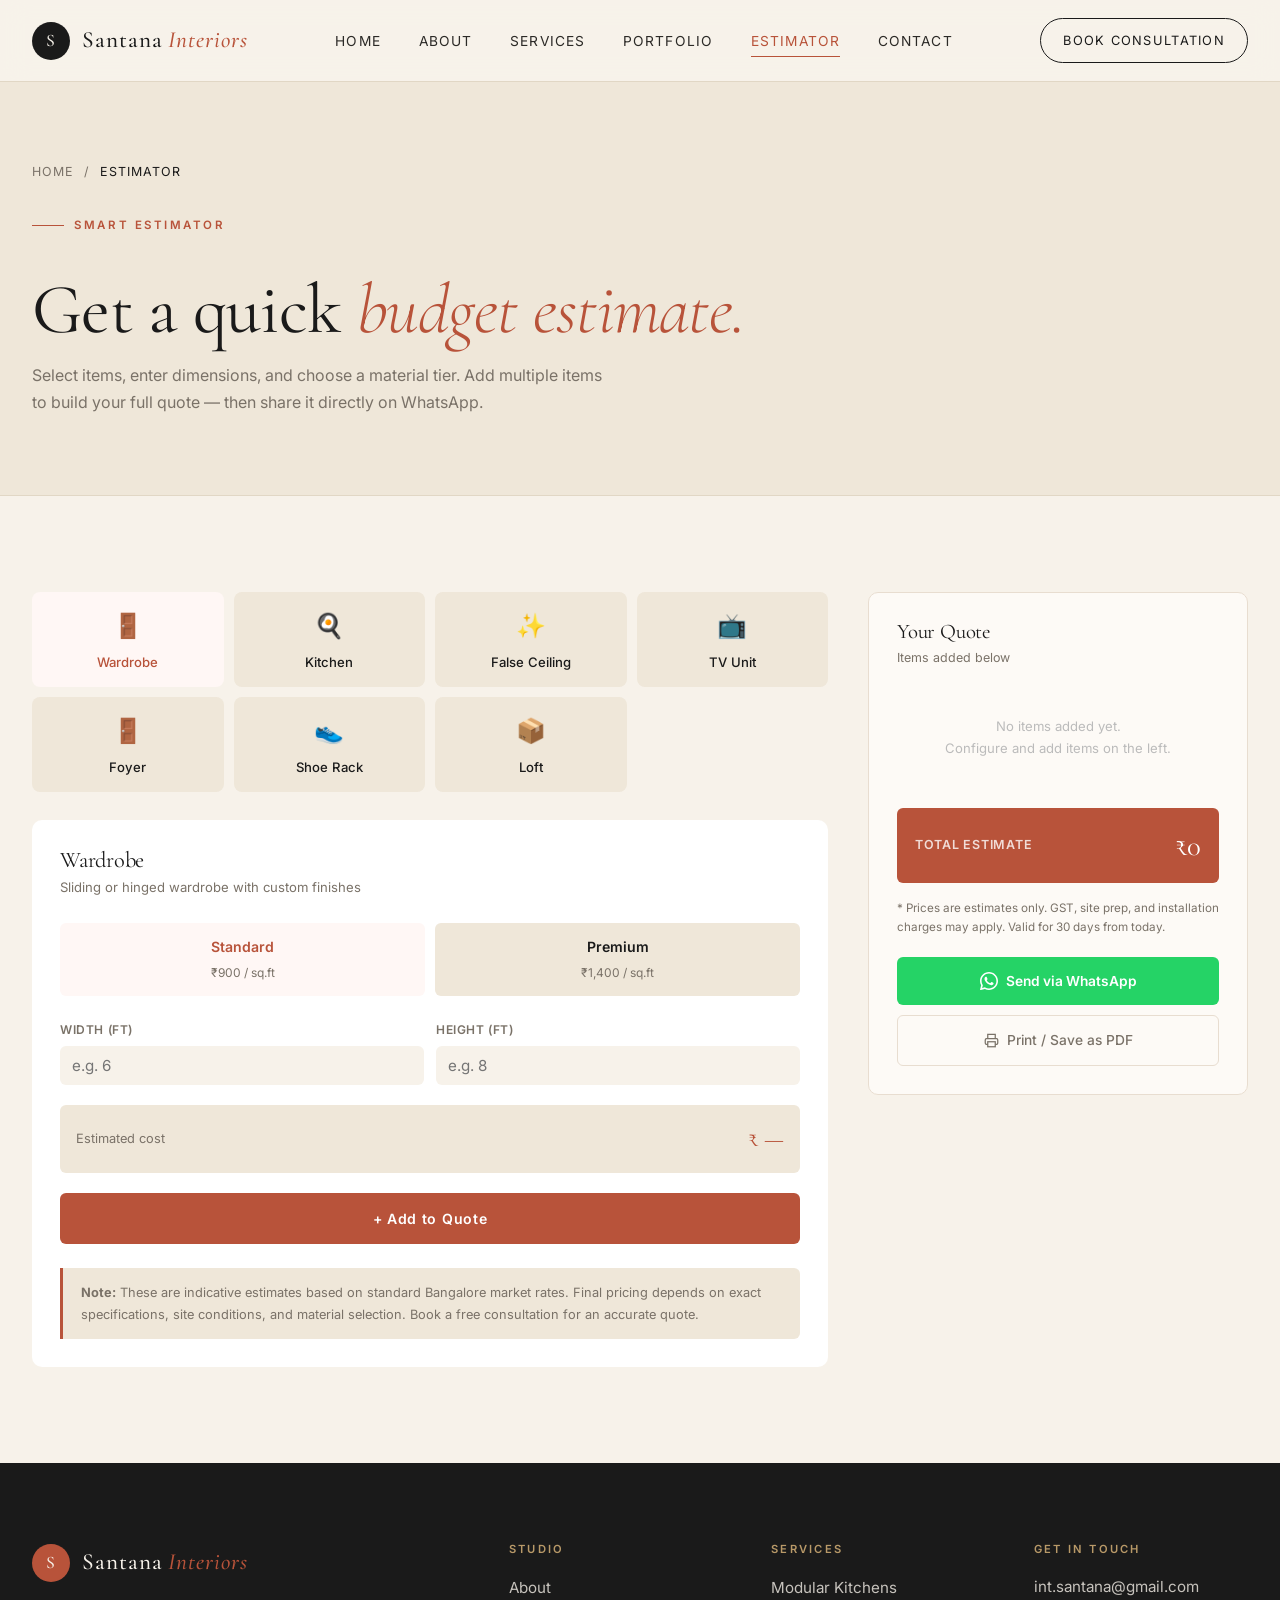
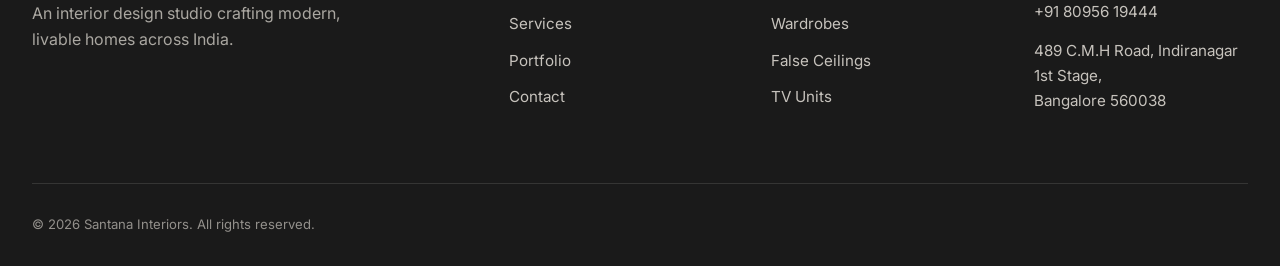
<file: estimator.html>
<!DOCTYPE html>
<html lang="en">
<head>
  <meta charset="UTF-8" />
  <meta name="viewport" content="width=device-width, initial-scale=1.0" />
  <title>Estimator — Santana Interiors</title>
  <meta name="description" content="Get a quick budget estimate for your modular kitchen, wardrobe, false ceiling and more." />
  <link rel="preconnect" href="https://fonts.googleapis.com" />
  <link rel="preconnect" href="https://fonts.gstatic.com" crossorigin />
  <link href="https://fonts.googleapis.com/css2?family=Cormorant+Garamond:ital,wght@0,300;0,400;0,500;1,300;1,400&family=Inter:wght@300;400;500;600&display=swap" rel="stylesheet" />
  <link rel="stylesheet" href="styles.css" />
  <style>
    /* ── ESTIMATOR STYLES ── */
    .estimator-grid {
      display: grid;
      grid-template-columns: 1fr 380px;
      gap: 40px;
      align-items: start;
    }

    /* Item selector */
    .item-tabs {
      display: grid;
      grid-template-columns: repeat(4, 1fr);
      gap: 10px;
      margin-bottom: 28px;
    }
    .item-tab {
      background: var(--cream-deep);
      border: 1.5px solid var(--rule);
      border-radius: 8px;
      padding: 14px 10px;
      text-align: center;
      cursor: pointer;
      transition: border-color .18s, background .18s;
      font-family: var(--font-body);
      font-size: .82rem;
      font-weight: 500;
      color: var(--ink);
    }
    .item-tab .icon { font-size: 1.5rem; display: block; margin-bottom: 6px; }
    .item-tab:hover { border-color: var(--terracotta); }
    .item-tab.active { border-color: var(--terracotta); background: #fff7f5; color: var(--terracotta); }

    /* Form panel */
    .form-panel {
      background: #fff;
      border: 1px solid var(--rule);
      border-radius: 10px;
      padding: 28px;
    }
    .form-panel h3 {
      font-family: var(--font-display);
      font-size: 1.4rem;
      font-weight: 400;
      margin-bottom: 4px;
    }
    .form-panel .sub {
      font-size: .82rem;
      color: var(--muted);
      margin-bottom: 24px;
    }

    .material-toggle {
      display: grid;
      grid-template-columns: 1fr 1fr;
      gap: 10px;
      margin-bottom: 24px;
    }
    .mat-btn {
      border: 1.5px solid var(--rule);
      border-radius: 6px;
      padding: 12px 16px;
      cursor: pointer;
      text-align: center;
      transition: all .18s;
      background: var(--cream-deep);
    }
    .mat-btn .mat-name { font-size: .88rem; font-weight: 600; color: var(--ink); display: block; }
    .mat-btn .mat-range { font-size: .75rem; color: var(--muted); }
    .mat-btn:hover { border-color: var(--terracotta); }
    .mat-btn.active { border-color: var(--terracotta); background: #fff7f5; }
    .mat-btn.active .mat-name { color: var(--terracotta); }

    .dim-row {
      display: grid;
      gap: 12px;
      margin-bottom: 20px;
    }
    .dim-row.two { grid-template-columns: 1fr 1fr; }
    .dim-row.three { grid-template-columns: 1fr 1fr 1fr; }

    .dim-group label {
      display: block;
      font-size: .75rem;
      font-weight: 600;
      letter-spacing: .05em;
      text-transform: uppercase;
      color: var(--muted);
      margin-bottom: 6px;
    }
    .dim-group input {
      width: 100%;
      border: 1px solid var(--rule);
      border-radius: 6px;
      padding: 10px 12px;
      font-family: var(--font-body);
      font-size: .95rem;
      color: var(--ink);
      background: var(--cream);
      outline: none;
      transition: border-color .18s;
    }
    .dim-group input:focus { border-color: var(--terracotta); background: #fff; }

    .price-preview {
      background: var(--cream-deep);
      border-radius: 6px;
      padding: 14px 16px;
      margin-bottom: 20px;
      display: flex;
      justify-content: space-between;
      align-items: center;
    }
    .price-preview .label { font-size: .8rem; color: var(--muted); }
    .price-preview .amount { font-family: var(--font-display); font-size: 1.5rem; color: var(--terracotta); }

    .btn-add {
      width: 100%;
      padding: 14px;
      background: var(--terracotta);
      color: #fff;
      font-family: var(--font-body);
      font-size: .88rem;
      font-weight: 600;
      letter-spacing: .05em;
      border: none;
      border-radius: 6px;
      cursor: pointer;
      transition: background .18s;
    }
    .btn-add:hover { background: #c44a2a; }

    /* Quote summary */
    .quote-panel {
      position: sticky;
      top: 80px;
    }
    .quote-box {
      background: #FDFAF6;
      border: 1.5px solid #E8DDD0;
      border-radius: 10px;
      padding: 28px;
    }
    .quote-box h3 {
      font-family: var(--font-display);
      font-weight: 400;
      font-size: 1.3rem;
      color: var(--ink);
      margin-bottom: 4px;
    }
    .quote-box .sub { font-size: .78rem; color: var(--muted); margin-bottom: 20px; }

    .quote-items { min-height: 80px; margin-bottom: 20px; }
    .empty-state {
      text-align: center;
      padding: 28px 0;
      color: #bbb;
      font-size: .82rem;
    }
    .quote-item {
      display: flex;
      justify-content: space-between;
      align-items: flex-start;
      padding: 11px 0;
      border-bottom: 1px solid #EDE5DA;
      gap: 12px;
    }
    .qi-info .qi-name { font-size: .88rem; font-weight: 600; color: var(--ink); }
    .qi-info .qi-detail { font-size: .74rem; color: var(--muted); margin-top: 2px; }
    .qi-right { display: flex; align-items: center; gap: 10px; flex-shrink: 0; }
    .qi-price { font-size: .92rem; font-weight: 700; color: var(--terracotta); }
    .qi-remove {
      background: none; border: none; cursor: pointer;
      color: #ccc; font-size: 1rem; line-height: 1;
      padding: 2px 4px; transition: color .18s;
    }
    .qi-remove:hover { color: #e05c3a; }

    .quote-total {
      background: var(--terracotta);
      border-radius: 6px;
      padding: 14px 18px;
      display: flex;
      justify-content: space-between;
      align-items: center;
      margin-bottom: 16px;
    }
    .qt-label { font-size: .78rem; color: rgba(255,255,255,.8); text-transform: uppercase; letter-spacing: .06em; font-weight: 600; }
    .qt-amount { font-family: var(--font-display); font-size: 1.8rem; color: #fff; }

    .quote-note {
      font-size: .73rem;
      color: var(--muted);
      margin-bottom: 20px;
      line-height: 1.6;
    }

    .quote-actions { display: flex; flex-direction: column; gap: 10px; }
    .btn-wa {
      display: flex; align-items: center; justify-content: center; gap: 8px;
      padding: 13px;
      background: #25D366;
      color: #fff;
      font-family: var(--font-body);
      font-size: .86rem; font-weight: 600;
      border: none; border-radius: 6px; cursor: pointer; transition: background .18s;
      text-decoration: none;
    }
    .btn-wa:hover { background: #1ebe5a; }
    .btn-print {
      display: flex; align-items: center; justify-content: center; gap: 8px;
      padding: 13px;
      background: transparent;
      color: var(--muted);
      font-family: var(--font-body);
      font-size: .86rem; font-weight: 500;
      border: 1px solid #E8DDD0;
      border-radius: 6px; cursor: pointer; transition: border-color .18s, color .18s;
    }
    .btn-print:hover { border-color: rgba(255,255,255,.4); color: #fff; }

    /* Note box */
    .estimator-note {
      background: var(--cream-deep);
      border-left: 3px solid var(--terracotta);
      border-radius: 0 6px 6px 0;
      padding: 14px 18px;
      margin-top: 24px;
      font-size: .8rem;
      color: var(--muted);
      line-height: 1.7;
    }

    @media (max-width: 900px) {
      .estimator-grid { grid-template-columns: 1fr; }
      .quote-panel { position: static; }
      .item-tabs { grid-template-columns: repeat(4, 1fr); }
    }
    @media (max-width: 580px) {
      .item-tabs { grid-template-columns: repeat(2, 1fr); }
    }

    @media print {
      nav, .form-panel, .item-tabs, .estimator-note, .quote-actions, .site-footer { display: none !important; }
      .estimator-grid { grid-template-columns: 1fr; }
      .quote-box { color: #000; background: #fff; border: 1px solid #ccc; }
      .quote-box h3, .qi-name, .qt-amount, .qi-price { color: #000 !important; }
      .sub, .qi-detail, .qt-label, .quote-note { color: #666 !important; }
      .quote-total { background: #f5f5f5; }
    }
  </style>
</head>
<body>

  <!-- NAV -->
  <nav class="site-nav">
    <div class="nav-inner">
      <a href="index.html" class="brand">
        <span class="brand-mark">S</span>
        <span class="brand-name">Santana<span> Interiors</span></span>
      </a>
      <ul class="nav-links">
        <li><a href="index.html">Home</a></li>
        <li><a href="about.html">About</a></li>
        <li><a href="services.html">Services</a></li>
        <li><a href="portfolio.html">Portfolio</a></li>
        <li><a href="estimator.html" class="active">Estimator</a></li>
        <li><a href="contact.html">Contact</a></li>
      </ul>
      <a href="contact.html" class="nav-cta">Book Consultation</a>
      <button class="nav-toggle" aria-label="Menu"><span></span></button>
    </div>
    <div class="nav-mobile">
      <a href="index.html">Home</a>
      <a href="about.html">About</a>
      <a href="services.html">Services</a>
      <a href="portfolio.html">Portfolio</a>
      <a href="estimator.html">Estimator</a>
      <a href="contact.html">Contact</a>
    </div>
  </nav>

  <!-- PAGE HEADER -->
  <section class="page-header">
    <div class="container">
      <div class="breadcrumb"><a href="index.html">Home</a> / <span>Estimator</span></div>
      <span class="eyebrow">Smart Estimator</span>
      <h1 style="margin-top:18px;">Get a quick <em>budget estimate.</em></h1>
      <p style="max-width:580px; margin-top:14px; color:var(--muted); font-size:1rem;">
        Select items, enter dimensions, and choose a material tier. Add multiple items to build your full quote — then share it directly on WhatsApp.
      </p>
    </div>
  </section>

  <!-- ESTIMATOR -->
  <section>
    <div class="container">
      <div class="estimator-grid">

        <!-- LEFT: configurator -->
        <div>
          <!-- Item tabs -->
          <div class="item-tabs" id="itemTabs">
            <button class="item-tab active" data-item="wardrobe">
              <span class="icon">🚪</span>Wardrobe
            </button>
            <button class="item-tab" data-item="kitchen">
              <span class="icon">🍳</span>Kitchen
            </button>
            <button class="item-tab" data-item="ceiling">
              <span class="icon">✨</span>False Ceiling
            </button>
            <button class="item-tab" data-item="tv">
              <span class="icon">📺</span>TV Unit
            </button>
            <button class="item-tab" data-item="foyer">
              <span class="icon">🚪</span>Foyer
            </button>
            <button class="item-tab" data-item="shoe">
              <span class="icon">👟</span>Shoe Rack
            </button>
            <button class="item-tab" data-item="loft">
              <span class="icon">📦</span>Loft
            </button>
          </div>

          <!-- Form panel -->
          <div class="form-panel">
            <h3 id="panelTitle">Wardrobe</h3>
            <p class="sub" id="panelSub">Sliding or hinged wardrobe with custom finishes</p>

            <!-- Material -->
            <div class="material-toggle">
              <div class="mat-btn active" data-mat="standard">
                <span class="mat-name">Standard</span>
                <span class="mat-range" id="stdRange">₹900 / sq.ft</span>
              </div>
              <div class="mat-btn" data-mat="premium">
                <span class="mat-name">Premium</span>
                <span class="mat-range" id="premRange">₹1,400 / sq.ft</span>
              </div>
            </div>

            <!-- Dimensions -->
            <div class="dim-row two" id="dimFields">
              <div class="dim-group">
                <label>Width (ft)</label>
                <input type="number" id="dimW" placeholder="e.g. 6" min="0" step="0.5" />
              </div>
              <div class="dim-group">
                <label id="dimHLabel">Height (ft)</label>
                <input type="number" id="dimH" placeholder="e.g. 8" min="0" step="0.5" />
              </div>
            </div>

            <!-- Price preview -->
            <div class="price-preview">
              <span class="label">Estimated cost</span>
              <span class="amount" id="livePrice">₹ —</span>
            </div>

            <button class="btn-add" id="addBtn">+ Add to Quote</button>

            <div class="estimator-note">
              <strong>Note:</strong> These are indicative estimates based on standard Bangalore market rates. Final pricing depends on exact specifications, site conditions, and material selection. Book a free consultation for an accurate quote.
            </div>
          </div>
        </div>

        <!-- RIGHT: quote summary -->
        <div class="quote-panel">
          <div class="quote-box">
            <h3>Your Quote</h3>
            <p class="sub">Items added below</p>

            <div class="quote-items" id="quoteItems">
              <div class="empty-state" id="emptyState">No items added yet.<br/>Configure and add items on the left.</div>
            </div>

            <div class="quote-total">
              <span class="qt-label">Total Estimate</span>
              <span class="qt-amount" id="totalAmount">₹0</span>
            </div>

            <p class="quote-note">* Prices are estimates only. GST, site prep, and installation charges may apply. Valid for 30 days from today.</p>

            <div class="quote-actions">
              <a href="#" class="btn-wa" id="waBtn">
                <svg width="18" height="18" viewBox="0 0 24 24" fill="currentColor"><path d="M17.472 14.382c-.297-.149-1.758-.867-2.03-.967-.273-.099-.471-.148-.67.15-.197.297-.767.966-.94 1.164-.173.199-.347.223-.644.075-.297-.15-1.255-.463-2.39-1.475-.883-.788-1.48-1.761-1.653-2.059-.173-.297-.018-.458.13-.606.134-.133.298-.347.446-.52.149-.174.198-.298.298-.497.099-.198.05-.371-.025-.52-.075-.149-.669-1.612-.916-2.207-.242-.579-.487-.5-.669-.51-.173-.008-.371-.01-.57-.01-.198 0-.52.074-.792.372-.272.297-1.04 1.016-1.04 2.479 0 1.462 1.065 2.875 1.213 3.074.149.198 2.096 3.2 5.077 4.487.709.306 1.262.489 1.694.625.712.227 1.36.195 1.871.118.571-.085 1.758-.719 2.006-1.413.248-.694.248-1.289.173-1.413-.074-.124-.272-.198-.57-.347z"/><path d="M12 0C5.373 0 0 5.373 0 12c0 2.122.558 4.112 1.533 5.832L.057 23.522a.5.5 0 0 0 .614.634l5.825-1.527A11.945 11.945 0 0 0 12 24c6.627 0 12-5.373 12-12S18.627 0 12 0zm0 21.894a9.887 9.887 0 0 1-5.047-1.381l-.362-.215-3.754.984.999-3.648-.237-.374A9.869 9.869 0 0 1 2.106 12C2.106 6.54 6.54 2.106 12 2.106S21.894 6.54 21.894 12 17.46 21.894 12 21.894z"/></svg>
                Send via WhatsApp
              </a>
              <button class="btn-print" onclick="window.print()">
                <svg width="15" height="15" viewBox="0 0 24 24" fill="none" stroke="currentColor" stroke-width="2"><polyline points="6 9 6 2 18 2 18 9"/><path d="M6 18H4a2 2 0 0 1-2-2v-5a2 2 0 0 1 2-2h16a2 2 0 0 1 2 2v5a2 2 0 0 1-2 2h-2"/><rect x="6" y="14" width="12" height="8"/></svg>
                Print / Save as PDF
              </button>
            </div>
          </div>
        </div>

      </div>
    </div>
  </section>

  <!-- FOOTER -->
  <footer class="site-footer">
    <div class="container">
      <div class="footer-grid">
        <div class="footer-brand">
          <div class="brand">
            <span class="brand-mark">S</span>
            <span class="brand-name">Santana<span style="color:var(--terracotta);font-style:italic;"> Interiors</span></span>
          </div>
          <p>An interior design studio crafting modern, livable homes across India.</p>
        </div>
        <div class="footer-col">
          <h5>Studio</h5>
          <ul>
            <li><a href="about.html">About</a></li>
            <li><a href="services.html">Services</a></li>
            <li><a href="portfolio.html">Portfolio</a></li>
            <li><a href="contact.html">Contact</a></li>
          </ul>
        </div>
        <div class="footer-col">
          <h5>Services</h5>
          <ul>
            <li><a href="services.html#kitchens">Modular Kitchens</a></li>
            <li><a href="services.html#wardrobes">Wardrobes</a></li>
            <li><a href="services.html#ceilings">False Ceilings</a></li>
            <li><a href="services.html#tv-units">TV Units</a></li>
          </ul>
        </div>
        <div class="footer-col">
          <h5>Get in touch</h5>
          <p><a href="mailto:int.santana@gmail.com">int.santana@gmail.com</a><br/><a href="tel:+918095619444">+91 80956 19444</a></p>
          <p style="margin-top:14px;">489 C.M.H Road, Indiranagar 1st Stage,<br/>Bangalore 560038</p>
        </div>
      </div>
      <div class="footer-bottom">
        <span>© 2026 Santana Interiors. All rights reserved.</span>
      </div>
    </div>
  </footer>

  <script>
    // ── PRICING DATA ──
    const ITEMS = {
      wardrobe: {
        label: 'Wardrobe',
        sub: 'Sliding or hinged wardrobe with custom finishes',
        dims: ['Width (ft)', 'Height (ft)'],
        keys: ['w', 'h'],
        calc: (d, rate) => d.w * d.h * rate,
        unit: 'sq.ft',
        std: 900, prem: 1400
      },
      kitchen: {
        label: 'Modular Kitchen',
        sub: 'L-shaped, straight or parallel kitchen layout',
        dims: ['Length (ft)', 'Width (ft)'],
        keys: ['w', 'h'],
        calc: (d, rate) => d.w * d.h * rate,
        unit: 'sq.ft',
        std: 1100, prem: 1750
      },
      ceiling: {
        label: 'False Ceiling',
        sub: 'Gypsum false ceiling with lighting provision',
        dims: ['Length (ft)', 'Width (ft)'],
        keys: ['w', 'h'],
        calc: (d, rate) => d.w * d.h * rate,
        unit: 'sq.ft',
        std: 100, prem: 175
      },
      tv: {
        label: 'TV Unit',
        sub: 'Custom TV console with storage and back panel',
        dims: ['Width (ft)', 'Height (ft)'],
        keys: ['w', 'h'],
        calc: (d, rate) => d.w * d.h * rate,
        unit: 'sq.ft',
        std: 850, prem: 1350
      },
      foyer: {
        label: 'Foyer Design',
        sub: 'Entrance unit with storage and decorative elements',
        dims: ['Width (ft)', 'Height (ft)'],
        keys: ['w', 'h'],
        calc: (d, rate) => d.w * d.h * rate,
        unit: 'sq.ft',
        std: 900, prem: 1400
      },
      shoe: {
        label: 'Shoe Rack',
        sub: 'Shoe storage unit with ventilation design',
        dims: ['Width (ft)', 'Height (ft)'],
        keys: ['w', 'h'],
        calc: (d, rate) => d.w * d.h * rate,
        unit: 'sq.ft',
        std: 650, prem: 950
      },
      loft: {
        label: 'Loft',
        sub: 'Overhead storage loft with shutters',
        dims: ['Width (ft)', 'Depth (ft)'],
        keys: ['w', 'h'],
        calc: (d, rate) => d.w * d.h * rate,
        unit: 'sq.ft',
        std: 550, prem: 850
      }
    };

    let currentItem = 'wardrobe';
    let currentMat = 'standard';
    let quoteItems = [];

    const fmt = n => '₹' + Math.round(n).toLocaleString('en-IN');

    // ── INIT ──
    function loadItem(key) {
      currentItem = key;
      const cfg = ITEMS[key];
      document.getElementById('panelTitle').textContent = cfg.label;
      document.getElementById('panelSub').textContent = cfg.sub;
      document.getElementById('stdRange').textContent = fmt(cfg.std) + ' / ' + cfg.unit;
      document.getElementById('premRange').textContent = fmt(cfg.prem) + ' / ' + cfg.unit;

      // Update dim labels
      const dimFields = document.getElementById('dimFields');
      dimFields.innerHTML = cfg.dims.map((lbl, i) => `
        <div class="dim-group">
          <label>${lbl}</label>
          <input type="number" id="dim${i === 0 ? 'W' : 'H'}" placeholder="e.g. ${i === 0 ? 6 : 8}" min="0" step="0.5" oninput="updatePreview()" />
        </div>
      `).join('');

      updatePreview();
    }

    function updatePreview() {
      const cfg = ITEMS[currentItem];
      const rate = currentMat === 'standard' ? cfg.std : cfg.prem;
      const wEl = document.getElementById('dimW');
      const hEl = document.getElementById('dimH');
      const w = parseFloat(wEl?.value) || 0;
      const h = parseFloat(hEl?.value) || 0;
      const cost = cfg.calc({ w, h }, rate);
      document.getElementById('livePrice').textContent = (w && h) ? fmt(cost) : '₹ —';
    }

    // ── ITEM TABS ──
    document.getElementById('itemTabs').addEventListener('click', e => {
      const btn = e.target.closest('.item-tab');
      if (!btn) return;
      document.querySelectorAll('.item-tab').forEach(b => b.classList.remove('active'));
      btn.classList.add('active');
      loadItem(btn.dataset.item);
    });

    // ── MATERIAL ──
    document.querySelectorAll('.mat-btn').forEach(btn => {
      btn.addEventListener('click', () => {
        document.querySelectorAll('.mat-btn').forEach(b => b.classList.remove('active'));
        btn.classList.add('active');
        currentMat = btn.dataset.mat;
        const cfg = ITEMS[currentItem];
        document.getElementById('stdRange').textContent = fmt(cfg.std) + ' / ' + cfg.unit;
        document.getElementById('premRange').textContent = fmt(cfg.prem) + ' / ' + cfg.unit;
        updatePreview();
      });
    });

    // ── ADD TO QUOTE ──
    document.getElementById('addBtn').addEventListener('click', () => {
      const cfg = ITEMS[currentItem];
      const rate = currentMat === 'standard' ? cfg.std : cfg.prem;
      const wEl = document.getElementById('dimW');
      const hEl = document.getElementById('dimH');
      const w = parseFloat(wEl?.value) || 0;
      const h = parseFloat(hEl?.value) || 0;

      if (!w || !h) {
        wEl.style.borderColor = '#e05c3a';
        hEl && (hEl.style.borderColor = '#e05c3a');
        setTimeout(() => {
          wEl.style.borderColor = '';
          hEl && (hEl.style.borderColor = '');
        }, 1500);
        return;
      }

      const cost = cfg.calc({ w, h }, rate);
      const id = Date.now();
      quoteItems.push({
        id, label: cfg.label,
        detail: `${w} × ${h} ft · ${currentMat.charAt(0).toUpperCase() + currentMat.slice(1)}`,
        cost
      });

      renderQuote();
      // Reset dims
      if (wEl) wEl.value = '';
      if (hEl) hEl.value = '';
      updatePreview();
    });

    // ── RENDER QUOTE ──
    function renderQuote() {
      const container = document.getElementById('quoteItems');
      const empty = document.getElementById('emptyState');

      if (quoteItems.length === 0) {
        container.innerHTML = '<div class="empty-state" id="emptyState">No items added yet.<br/>Configure and add items on the left.</div>';
        document.getElementById('totalAmount').textContent = '₹0';
        updateWA();
        return;
      }

      container.innerHTML = quoteItems.map(item => `
        <div class="quote-item">
          <div class="qi-info">
            <div class="qi-name">${item.label}</div>
            <div class="qi-detail">${item.detail}</div>
          </div>
          <div class="qi-right">
            <span class="qi-price">${fmt(item.cost)}</span>
            <button class="qi-remove" onclick="removeItem(${item.id})" title="Remove">✕</button>
          </div>
        </div>
      `).join('');

      const total = quoteItems.reduce((s, i) => s + i.cost, 0);
      document.getElementById('totalAmount').textContent = fmt(total);
      updateWA(total);
    }

    function removeItem(id) {
      quoteItems = quoteItems.filter(i => i.id !== id);
      renderQuote();
    }

    function updateWA(total = 0) {
      if (quoteItems.length === 0) {
        document.getElementById('waBtn').href = 'https://wa.me/918095619444?text=Hi%20Santana%20Interiors%2C%20I%20am%20interested%20in%20your%20services!';
        return;
      }
      const lines = quoteItems.map(i => `• ${i.label} (${i.detail}): ${fmt(i.cost)}`).join('%0A');
      const msg = `Hi Santana Interiors!%0A%0AHere is my estimate:%0A%0A${lines}%0A%0A*Total: ${fmt(total)}*%0A%0APlease confirm availability and next steps.`;
      document.getElementById('waBtn').href = `https://wa.me/918095619444?text=${msg}`;
    }

    // ── INIT ──
    loadItem('wardrobe');
  </script>

</body>
</html>
</file>
<file: styles.css>
/* ============================================================
   Santana Interiors — Warm Editorial Redesign
   Palette: cream / terracotta / charcoal / muted brass
   ============================================================ */

:root{
  --cream:        #F7F2EA;
  --cream-deep:   #EFE7D9;
  --ivory:        #FBF8F2;
  --charcoal:     #1A1A1A;
  --charcoal-soft:#2C2A27;
  --terracotta:   #B8533A;
  --terracotta-d: #8E3E2C;
  --brass:        #B89968;
  --olive:        #6E6B57;
  --muted:        #7A7268;
  --line:         #E1D7C5;

  --font-serif:   "Cormorant Garamond", "Georgia", serif;
  --font-display: "Cormorant Garamond", "Georgia", serif;
  --font-body:    "Inter", -apple-system, BlinkMacSystemFont, "Segoe UI", sans-serif;
  --font-mono:    "JetBrains Mono", "Menlo", monospace;

  --shadow-sm:    0 1px 2px rgba(26,26,26,.04), 0 2px 8px rgba(26,26,26,.04);
  --shadow-md:    0 4px 16px rgba(26,26,26,.06), 0 12px 40px rgba(26,26,26,.06);
  --shadow-lg:    0 12px 32px rgba(26,26,26,.10), 0 32px 80px rgba(26,26,26,.08);

  --ease:         cubic-bezier(.2,.7,.2,1);
}

/* ---------- Reset ---------- */
*,*::before,*::after{ box-sizing:border-box; margin:0; padding:0; }
html{ scroll-behavior:smooth; }
body{
  font-family:var(--font-body);
  background:var(--cream);
  color:var(--charcoal);
  font-size:16px;
  line-height:1.65;
  -webkit-font-smoothing:antialiased;
  text-rendering:optimizeLegibility;
  overflow-x:hidden;
}
img{ display:block; max-width:100%; height:auto; }
a{ color:inherit; text-decoration:none; transition:color .25s var(--ease); }
button{ font:inherit; cursor:pointer; border:0; background:none; }

/* ---------- Typography ---------- */
h1,h2,h3,h4,h5,h6{
  font-family:var(--font-display);
  font-weight:500;
  line-height:1.1;
  letter-spacing:-.01em;
  color:var(--charcoal);
}
h1{ font-size:clamp(2rem, 5.5vw, 5rem); font-weight:400; }
h2{ font-size:clamp(1.7rem, 3.8vw, 3.4rem); font-weight:400; }
h3{ font-size:clamp(1.3rem, 2vw, 1.85rem); font-weight:500; }
h4{ font-size:1.15rem; font-weight:500; }
p{ color:var(--charcoal-soft); }
.eyebrow{
  font-family:var(--font-body);
  font-size:.72rem;
  font-weight:600;
  letter-spacing:.22em;
  text-transform:uppercase;
  color:var(--terracotta);
  display:inline-flex; align-items:center; gap:.65rem;
}
.eyebrow::before{
  content:"";
  width:32px; height:1px;
  background:var(--terracotta);
}

/* ---------- Layout ---------- */
.container{ max-width:1280px; margin:0 auto; padding:0 32px; }
.container-narrow{ max-width:960px; margin:0 auto; padding:0 32px; }
section{ padding:96px 0; }
@media(max-width:768px){
  section{ padding:64px 0; }
  .container, .container-narrow{ padding:0 22px; }
}

/* ---------- Nav ---------- */
.site-nav{
  position:sticky; top:0; z-index:50;
  background:rgba(247,242,234,.85);
  backdrop-filter:blur(14px);
  -webkit-backdrop-filter:blur(14px);
  border-bottom:1px solid var(--line);
}
.nav-inner{
  max-width:1280px; margin:0 auto;
  padding:18px 32px;
  display:flex; align-items:center; justify-content:space-between;
}
.brand{
  display:flex; align-items:center; gap:12px;
  font-family:var(--font-display);
  font-size:1.45rem;
  font-weight:500;
  letter-spacing:.04em;
}
.brand-mark{
  width:38px; height:38px;
  border-radius:50%;
  background:var(--charcoal);
  color:var(--cream);
  display:grid; place-items:center;
  font-family:var(--font-display);
  font-size:1.1rem;
}
.brand-name{ color:var(--charcoal); }
.brand-name span{ color:var(--terracotta); font-style:italic; }

.nav-links{
  display:flex; gap:38px; align-items:center;
  list-style:none;
}
.nav-links a{
  font-size:.86rem;
  letter-spacing:.08em;
  text-transform:uppercase;
  color:var(--charcoal-soft);
  position:relative;
  padding:6px 0;
}
.nav-links a::after{
  content:""; position:absolute; left:0; bottom:-2px;
  width:0; height:1px;
  background:var(--terracotta);
  transition:width .3s var(--ease);
}
.nav-links a:hover, .nav-links a.active{ color:var(--terracotta); }
.nav-links a:hover::after, .nav-links a.active::after{ width:100%; }

.nav-cta{
  padding:11px 22px;
  border:1px solid var(--charcoal);
  border-radius:999px;
  font-size:.8rem;
  letter-spacing:.1em;
  text-transform:uppercase;
  color:var(--charcoal);
  transition:all .25s var(--ease);
}
.nav-cta:hover{
  background:var(--charcoal); color:var(--cream);
}

.nav-toggle{
  display:none;
  width:42px; height:42px;
  border:1px solid var(--line);
  border-radius:50%;
  align-items:center; justify-content:center;
}
.nav-toggle span{
  width:18px; height:1px; background:var(--charcoal);
  position:relative; display:block;
}
.nav-toggle span::before, .nav-toggle span::after{
  content:""; position:absolute; left:0;
  width:18px; height:1px; background:var(--charcoal);
  transition:transform .25s var(--ease);
}
.nav-toggle span::before{ top:-6px; }
.nav-toggle span::after { top:6px; }

@media(max-width:920px){
  .nav-links, .nav-cta{ display:none; }
  .nav-toggle{ display:inline-flex; }
  .nav-inner{ padding:14px 22px; }
}
.nav-mobile{
  display:none;
  flex-direction:column;
  background:var(--cream);
  border-bottom:1px solid var(--line);
  padding:18px 22px 26px;
  max-height:calc(100vh - 64px);
  overflow-y:auto;
}
.nav-mobile.open{ display:flex; }
.nav-mobile a{
  padding:14px 0;
  border-bottom:1px solid var(--line);
  font-family:var(--font-display);
  font-size:1.3rem;
  color:var(--charcoal);
}
.nav-mobile a:last-of-type{ border-bottom:0; }
.nav-toggle.open span{ background:transparent; }
.nav-toggle.open span::before{ transform:rotate(45deg) translate(4px,4px); }
.nav-toggle.open span::after { transform:rotate(-45deg) translate(4px,-4px); }

/* ---------- Buttons ---------- */
.btn{
  display:inline-flex; align-items:center; gap:12px;
  padding:16px 28px;
  border-radius:999px;
  font-size:.82rem;
  letter-spacing:.12em;
  text-transform:uppercase;
  font-weight:500;
  transition:transform .25s var(--ease), background .25s var(--ease), color .25s var(--ease);
}
.btn-primary{
  background:var(--charcoal); color:var(--cream);
}
.btn-primary:hover{ background:var(--terracotta); transform:translateY(-2px); }
.btn-ghost{
  background:transparent; color:var(--charcoal);
  border:1px solid var(--charcoal);
}
.btn-ghost:hover{ background:var(--charcoal); color:var(--cream); }
.btn-arrow{
  display:inline-flex; align-items:center; gap:10px;
  font-size:.82rem; letter-spacing:.14em; text-transform:uppercase;
  color:var(--charcoal); font-weight:500;
  padding-bottom:4px;
  border-bottom:1px solid var(--charcoal);
}
.btn-arrow:hover{ color:var(--terracotta); border-color:var(--terracotta); }
.btn-arrow svg{ transition:transform .3s var(--ease); }
.btn-arrow:hover svg{ transform:translateX(4px); }

/* ---------- Image helpers ---------- */
.img-cover{
  display:block; width:100%; height:100%;
  object-fit:cover; object-position:center;
  border-radius:inherit;
}

/* ---------- Image placeholders ----------
   Soft warm-toned gradient panels used in place of real photos.
   Drop real photos in /images/ and replace .ph divs with <img>. */
.ph{
  position:relative; overflow:hidden;
  background:linear-gradient(135deg, #E8DCC8 0%, #D6C4A8 55%, #B89968 100%);
  border-radius:4px;
}
.ph::before{
  content:""; position:absolute; inset:0;
  background-image:
    radial-gradient(at 20% 30%, rgba(255,255,255,.18), transparent 40%),
    radial-gradient(at 80% 70%, rgba(184,83,58,.12), transparent 45%);
}
.ph::after{
  content:attr(data-label);
  position:absolute; bottom:14px; left:18px;
  font-family:var(--font-mono);
  font-size:.65rem; letter-spacing:.2em; text-transform:uppercase;
  color:rgba(26,26,26,.45);
}
.ph-charcoal{
  background:linear-gradient(135deg, #3A342B 0%, #1A1A1A 60%, #2C2A27 100%);
}
.ph-charcoal::after{ color:rgba(247,242,234,.55); }
.ph-terracotta{
  background:linear-gradient(135deg, #C66B4F 0%, #B8533A 55%, #8E3E2C 100%);
}
.ph-terracotta::after{ color:rgba(247,242,234,.6); }
.ph-cream{
  background:linear-gradient(135deg, #FBF8F2 0%, #EFE7D9 55%, #E1D7C5 100%);
}
.ph-sage{
  background:linear-gradient(135deg, #B9C3A9 0%, #97A487 55%, #6E6B57 100%);
}

/* ---------- Hero ---------- */
.hero{
  padding:60px 0 96px;
  position:relative; overflow:hidden;
}
.hero-grid{
  display:grid;
  grid-template-columns: 1.05fr 1fr;
  gap:64px; align-items:center;
}
.hero-text .eyebrow{ margin-bottom:28px; }
.hero-text h1{
  margin-bottom:28px;
}
.hero-text h1 .it{
  font-style:italic;
  color:var(--terracotta);
  font-weight:300;
}
.hero-text p{
  font-size:1.1rem; max-width:480px; margin-bottom:36px;
  color:var(--muted);
}
.hero-ctas{ display:flex; gap:16px; flex-wrap:wrap; margin-bottom:48px; }
.hero-stats{
  display:flex; gap:48px; padding-top:32px;
  border-top:1px solid var(--line);
}
.hero-stat .n{
  font-family:var(--font-display); font-size:2.2rem; font-weight:400;
  display:block; line-height:1;
}
.hero-stat .l{
  font-size:.75rem; letter-spacing:.16em; text-transform:uppercase;
  color:var(--muted); margin-top:8px;
}
.hero-visual{
  position:relative; height:600px;
}
.hero-visual .ph-main{
  position:absolute; inset:0 0 60px 60px;
  border-radius:6px;
}
.hero-visual .ph-accent{
  position:absolute; top:60px; left:0;
  width:55%; height:240px;
  border-radius:6px;
  box-shadow:var(--shadow-md);
  z-index:2;
}
.hero-visual .badge{
  position:absolute;
  bottom:-12px; right:24px;
  background:var(--cream);
  padding:18px 22px;
  border:1px solid var(--line);
  border-radius:6px;
  display:flex; align-items:center; gap:14px;
  box-shadow:var(--shadow-sm);
  z-index:3;
}
.badge .dot{
  width:38px; height:38px; border-radius:50%;
  background:var(--terracotta);
  display:grid; place-items:center;
  color:var(--cream);
  font-family:var(--font-display); font-size:1.1rem;
}
.badge .txt span{ display:block; }
.badge .txt .t{ font-family:var(--font-display); font-size:1.05rem; line-height:1.1; }
.badge .txt .s{ font-size:.7rem; letter-spacing:.12em; color:var(--muted); text-transform:uppercase; margin-top:2px; }

@media(max-width:920px){
  .hero-grid{ grid-template-columns:1fr; gap:40px; }
  .hero-visual{ height:420px; }
  .hero-stats{ gap:28px; flex-wrap:wrap; }
  .hero-stat .n{ font-size:1.8rem; }
}
@media(max-width:600px){
  .hero{ padding:32px 0 64px; }
  .hero-visual{ height:340px; }
  .hero-visual .ph-accent{ width:60%; height:170px; top:30px; }
  .hero-visual .ph-main{ inset:0 0 40px 40px; }
  .hero-visual .badge{
    bottom:-6px; right:auto; left:12px;
    padding:12px 16px;
  }
  .hero-visual .badge .dot{ width:32px; height:32px; font-size:.95rem; }
  .hero-visual .badge .txt .t{ font-size:.95rem; }
  .hero-text p{ font-size:1rem; }
  .hero-ctas{ gap:12px; margin-bottom:32px; }
  .hero-ctas .btn{ flex:1 1 auto; justify-content:center; padding:14px 18px; font-size:.74rem; }
  .hero-stats{ gap:18px 28px; padding-top:24px; }
  .hero-stat .n{ font-size:1.5rem; }
  .hero-stat .l{ font-size:.65rem; }
}

/* ---------- Section header ---------- */
.section-head{
  display:grid; grid-template-columns:1fr auto; gap:24px;
  align-items:end; margin-bottom:64px;
}
.section-head .title{ max-width:680px; }
.section-head .title h2{ margin-top:18px; }
.section-head .meta{ color:var(--muted); font-size:.9rem; text-align:right; max-width:280px; }
@media(max-width:768px){
  .section-head{ grid-template-columns:1fr; gap:16px; margin-bottom:40px; }
  .section-head .meta{ text-align:left; max-width:100%; }
}

/* ---------- Services grid (home teaser) ---------- */
.services-grid{
  display:grid; grid-template-columns:repeat(3, 1fr); gap:28px;
}
@media(max-width:920px){ .services-grid{ grid-template-columns:1fr 1fr; } }
@media(max-width:600px){ .services-grid{ grid-template-columns:1fr; } }
.service-card{
  background:var(--ivory);
  border:1px solid var(--line);
  border-radius:4px;
  overflow:hidden;
  transition:transform .35s var(--ease), box-shadow .35s var(--ease);
  display:flex; flex-direction:column;
}
.service-card:hover{ transform:translateY(-4px); box-shadow:var(--shadow-md); }
.service-card .ph{ height:240px; border-radius:0; }
.service-card .body{ padding:28px 28px 32px; flex:1; display:flex; flex-direction:column; }
.service-card .num{
  font-family:var(--font-mono); font-size:.7rem; color:var(--terracotta);
  letter-spacing:.2em; margin-bottom:14px;
}
.service-card h3{ margin-bottom:10px; }
.service-card p{ font-size:.95rem; margin-bottom:20px; flex:1; }
.service-card .more{
  font-size:.78rem; letter-spacing:.16em; text-transform:uppercase;
  color:var(--charcoal); border-bottom:1px solid var(--charcoal);
  padding-bottom:3px; align-self:flex-start;
}
.service-card:hover .more{ color:var(--terracotta); border-color:var(--terracotta); }

/* ---------- Editorial split (about teaser) ---------- */
.editorial{
  display:grid; grid-template-columns:1fr 1fr; gap:80px; align-items:center;
}
@media(max-width:920px){ .editorial{ grid-template-columns:1fr; gap:40px; } }
.editorial .image{ position:relative; height:540px; }
.editorial .image .ph{ position:absolute; inset:0; border-radius:6px; }
.editorial .image .ph-small{
  position:absolute; bottom:-40px; right:-40px;
  width:60%; height:240px;
  border-radius:6px;
  box-shadow:var(--shadow-lg);
  z-index:2;
}
@media(max-width:920px){
  .editorial .image{ height:420px; }
  .editorial .image .ph-small{ bottom:-24px; right:-12px; width:55%; height:180px; }
}
@media(max-width:600px){
  .editorial .image{ height:300px; }
  .editorial .image .ph-small{ bottom:-16px; right:-6px; width:50%; height:140px; }
  .editorial .values{ grid-template-columns:1fr; gap:18px; margin:24px 0 28px; }
}
.editorial .text h2{ margin-bottom:24px; margin-top:18px; }
.editorial .text p{ font-size:1.05rem; margin-bottom:18px; }
.editorial .values{
  display:grid; grid-template-columns:1fr 1fr; gap:24px; margin:36px 0;
}
.editorial .value h4{ margin-bottom:6px; }
.editorial .value p{ font-size:.9rem; }

/* ---------- Portfolio grid ---------- */
.portfolio-grid{
  display:grid; grid-template-columns:repeat(12, 1fr); gap:20px;
}
.p-tile{
  position:relative; overflow:hidden;
  border-radius:6px;
}
.p-tile .ph{ height:100%; min-height:280px; border-radius:0; }
@media(max-width:600px){ .p-tile .ph{ min-height:220px; } .p-tile .info{ opacity:1; transform:none; left:14px; right:14px; bottom:14px; padding:12px 14px; } }
.p-tile .info{
  position:absolute; left:24px; bottom:24px; right:24px;
  background:rgba(26,26,26,.78);
  backdrop-filter:blur(8px);
  padding:18px 22px; border-radius:4px;
  color:var(--cream);
  opacity:0; transform:translateY(8px);
  transition:opacity .3s var(--ease), transform .3s var(--ease);
}
.p-tile:hover .info{ opacity:1; transform:translateY(0); }
.p-tile .info h4{ color:var(--cream); font-family:var(--font-display); font-weight:500; }
.p-tile .info span{ font-size:.7rem; letter-spacing:.16em; text-transform:uppercase; color:var(--brass); }

.p-tile.large{ grid-column:span 8; grid-row:span 2; }
.p-tile.small{ grid-column:span 4; }
.p-tile.med  { grid-column:span 6; }
.p-tile.wide { grid-column:span 8; }
.p-tile.thin { grid-column:span 4; }
@media(max-width:920px){
  .portfolio-grid{ grid-template-columns:1fr 1fr; }
  .p-tile.large, .p-tile.small, .p-tile.med, .p-tile.wide, .p-tile.thin{
    grid-column:span 1; grid-row:span 1;
  }
}
@media(max-width:560px){ .portfolio-grid{ grid-template-columns:1fr; } }

/* ---------- Process ---------- */
.process{
  background:var(--cream-deep);
}
.process-steps{
  display:grid; grid-template-columns:repeat(4, 1fr); gap:32px;
}
@media(max-width:600px){ .step h4{ margin-top:36px; font-size:1.15rem; } .step .num{ font-size:2.6rem; } }
@media(max-width:920px){ .process-steps{ grid-template-columns:1fr 1fr; } }
@media(max-width:560px){ .process-steps{ grid-template-columns:1fr; } }
.step{ position:relative; padding-top:32px; }
.step .num{
  font-family:var(--font-display); font-size:3.2rem; font-weight:400;
  color:var(--terracotta); line-height:1; opacity:.5;
  position:absolute; top:-12px; left:0;
}
.step h4{ font-size:1.25rem; margin-bottom:10px; margin-top:46px; }
.step p{ font-size:.92rem; }

/* ---------- Testimonial / quote ---------- */
.quote-section{
  background:var(--charcoal); color:var(--cream);
  position:relative;
}
.quote-section .container-narrow{ text-align:center; }
.quote-section .quote-mark{
  font-family:var(--font-display); font-size:6rem;
  color:var(--terracotta); line-height:.7;
  display:inline-block; margin-bottom:18px;
}
.quote-section blockquote{
  font-family:var(--font-display); font-size:clamp(1.5rem, 2.5vw, 2.2rem);
  font-weight:300; line-height:1.35; font-style:italic;
  color:var(--cream); max-width:760px; margin:0 auto 36px;
}
.quote-section .who{
  display:inline-flex; align-items:center; gap:14px;
}
.quote-section .who .av{
  width:42px; height:42px; border-radius:50%;
  background:linear-gradient(135deg, #C66B4F, #8E3E2C);
}
.quote-section .who .n{
  font-family:var(--font-display); font-size:1rem;
}
.quote-section .who .r{
  font-size:.72rem; letter-spacing:.16em; text-transform:uppercase;
  color:var(--brass); margin-top:2px; display:block;
}

/* ---------- CTA strip ---------- */
.cta-strip{
  padding:80px 0; text-align:center;
}
.cta-strip h2{ margin-bottom:16px; }
.cta-strip h2 em{ color:var(--terracotta); font-style:italic; font-weight:300; }
.cta-strip p{ font-size:1.05rem; margin-bottom:36px; color:var(--muted); }

/* ---------- Footer ---------- */
.site-footer{
  background:var(--charcoal); color:var(--cream);
  padding:80px 0 30px;
}
.footer-grid{
  display:grid; grid-template-columns: 2fr 1fr 1fr 1fr; gap:48px;
  margin-bottom:64px;
}
@media(max-width:920px){ .footer-grid{ grid-template-columns:1fr 1fr; gap:40px; } }
@media(max-width:560px){ .footer-grid{ grid-template-columns:1fr; } }
.footer-brand .brand{ color:var(--cream); margin-bottom:18px; }
.footer-brand .brand-mark{ background:var(--terracotta); color:var(--cream); }
.footer-brand .brand-name{ color:var(--cream); }
.footer-brand p{ color:rgba(247,242,234,.65); max-width:340px; }
.footer-col h5{
  font-family:var(--font-body);
  font-size:.7rem; letter-spacing:.2em; text-transform:uppercase;
  color:var(--brass); margin-bottom:18px; font-weight:600;
}
.footer-col ul{ list-style:none; }
.footer-col li{ margin-bottom:10px; }
.footer-col a{
  color:rgba(247,242,234,.78);
  font-size:.95rem;
}
.footer-col a:hover{ color:var(--terracotta); }
.footer-col p{ color:rgba(247,242,234,.78); font-size:.95rem; }
.footer-bottom{
  display:flex; justify-content:space-between; align-items:center;
  padding-top:30px; border-top:1px solid rgba(247,242,234,.12);
  color:rgba(247,242,234,.55); font-size:.82rem;
}
.footer-bottom .socials{ display:flex; gap:16px; }
.footer-bottom .socials a{
  width:36px; height:36px; border-radius:50%;
  border:1px solid rgba(247,242,234,.2);
  display:grid; place-items:center;
  transition:all .25s var(--ease);
}
.footer-bottom .socials a:hover{
  background:var(--terracotta); border-color:var(--terracotta);
}
.footer-bottom .socials svg{ width:16px; height:16px; fill:currentColor; }

/* ---------- Page header (interior pages) ---------- */
.page-header{
  background:var(--cream-deep);
  padding:80px 0 80px;
  border-bottom:1px solid var(--line);
}
@media(max-width:600px){ .page-header{ padding:48px 0 48px; } }
.page-header .eyebrow{ margin-bottom:18px; }
.page-header h1{ max-width:820px; }
.page-header h1 em{ font-style:italic; color:var(--terracotta); font-weight:300; }
.breadcrumb{
  display:flex; gap:10px; align-items:center;
  font-size:.78rem; color:var(--muted); letter-spacing:.08em; text-transform:uppercase;
  margin-bottom:24px;
}
.breadcrumb a:hover{ color:var(--terracotta); }
.breadcrumb span{ color:var(--charcoal); }

/* ---------- Service detail rows (services.html) ---------- */
.service-row{
  display:grid; grid-template-columns:1fr 1fr; gap:80px; align-items:center;
  padding:64px 0; border-bottom:1px solid var(--line);
}
.service-row:last-child{ border-bottom:0; }
.service-row.reverse{ direction:rtl; }
.service-row.reverse > *{ direction:ltr; }
@media(max-width:920px){
  .service-row, .service-row.reverse{ grid-template-columns:1fr; gap:36px; direction:ltr; }
}
.service-row .image .ph{ height:460px; }
@media(max-width:920px){ .service-row .image .ph{ height:340px; } }
@media(max-width:600px){ .service-row .image .ph{ height:240px; } .service-row{ padding:40px 0; } }
.service-row .text .num{
  font-family:var(--font-mono); font-size:.72rem;
  letter-spacing:.22em; color:var(--terracotta); margin-bottom:18px;
}
.service-row .text h2{ margin-bottom:22px; }
.service-row .text p{ font-size:1.02rem; margin-bottom:22px; }
.service-row .text ul{
  list-style:none; margin:24px 0 28px;
}
.service-row .text li{
  display:flex; align-items:flex-start; gap:12px;
  padding:8px 0; font-size:.95rem; color:var(--charcoal-soft);
}
.service-row .text li::before{
  content:""; width:10px; height:1px; background:var(--terracotta);
  margin-top:14px; flex-shrink:0;
}

/* ---------- Contact ---------- */
.contact-grid{
  display:grid; grid-template-columns: 1.1fr .9fr; gap:80px;
}
@media(max-width:920px){ .contact-grid{ grid-template-columns:1fr; gap:40px; } }
.contact-info .ph{ height:300px; margin-bottom:32px; }
@media(max-width:600px){ .contact-info .ph{ height:200px; margin-bottom:18px; } }
.info-row{
  display:flex; gap:16px; padding:22px 0;
  border-bottom:1px solid var(--line);
  align-items:flex-start;
}
.info-row:last-child{ border-bottom:0; }
.info-row .icn{
  width:42px; height:42px; border-radius:50%;
  background:var(--cream-deep); display:grid; place-items:center;
  flex-shrink:0;
}
.info-row .icn svg{ width:18px; height:18px; stroke:var(--terracotta); fill:none; stroke-width:1.5; }
.info-row .lbl{
  font-size:.7rem; letter-spacing:.18em; text-transform:uppercase;
  color:var(--muted); margin-bottom:4px;
}
.info-row .val{ font-family:var(--font-display); font-size:1.2rem; color:var(--charcoal); }
.info-row .val a:hover{ color:var(--terracotta); }

.contact-form{
  background:var(--ivory);
  border:1px solid var(--line);
  border-radius:6px;
  padding:48px;
}
@media(max-width:560px){ .contact-form{ padding:30px 22px; } }
.contact-form h3{ margin-bottom:8px; }
.contact-form .sub{ color:var(--muted); margin-bottom:32px; font-size:.95rem; }
.form-row{ margin-bottom:22px; }
.form-row.two{ display:grid; grid-template-columns:1fr 1fr; gap:18px; }
@media(max-width:560px){ .form-row.two{ grid-template-columns:1fr; } }
.form-row label{
  display:block; font-size:.72rem; letter-spacing:.16em;
  text-transform:uppercase; color:var(--muted); margin-bottom:8px;
}
.form-row input,
.form-row select,
.form-row textarea{
  width:100%; padding:14px 16px;
  background:var(--cream); border:1px solid var(--line);
  border-radius:3px; font-family:var(--font-body); font-size:.95rem;
  color:var(--charcoal); transition:border-color .2s var(--ease);
}
.form-row input:focus,
.form-row select:focus,
.form-row textarea:focus{
  outline:none; border-color:var(--terracotta);
}
.form-row textarea{ min-height:140px; resize:vertical; }

/* ---------- About: team / values ---------- */
.team-grid{
  display:grid; grid-template-columns:repeat(3, 1fr); gap:32px;
}
@media(max-width:920px){ .team-grid{ grid-template-columns:1fr 1fr; } }
@media(max-width:560px){ .team-grid{ grid-template-columns:1fr; } }
.team-card .ph{ height:360px; margin-bottom:18px; border-radius:6px; }
@media(max-width:600px){ .team-card .ph{ height:280px; } }
.team-card .role{
  font-size:.7rem; letter-spacing:.18em; text-transform:uppercase;
  color:var(--terracotta); margin-bottom:6px;
}
.team-card h4{ font-size:1.3rem; }

.principles{
  display:grid; grid-template-columns:repeat(3, 1fr); gap:1px;
  background:var(--line);
  border:1px solid var(--line);
  border-radius:6px;
  overflow:hidden;
}
@media(max-width:768px){ .principles{ grid-template-columns:1fr; } }
.principle{
  background:var(--ivory); padding:42px 36px;
}
.principle .num{
  font-family:var(--font-mono); font-size:.7rem;
  letter-spacing:.22em; color:var(--terracotta); margin-bottom:18px;
}
.principle h4{ margin-bottom:12px; font-size:1.35rem; }
.principle p{ font-size:.95rem; }

/* ---------- Stats band ---------- */
.stats-band{
  background:var(--terracotta); color:var(--cream);
  padding:64px 0;
}
.stats-band .container{
  display:grid; grid-template-columns:repeat(4, 1fr); gap:32px;
}
@media(max-width:768px){ .stats-band .container{ grid-template-columns:1fr 1fr; } }
.stat{ text-align:center; }
.stat .n{ font-family:var(--font-display); font-size:3rem; font-weight:400; line-height:1; }
.stat .l{
  font-size:.75rem; letter-spacing:.18em; text-transform:uppercase;
  color:rgba(247,242,234,.85); margin-top:10px; display:block;
}

/* ---------- Helpers ---------- */
.center{ text-align:center; }
.muted{ color:var(--muted); }
.italic-accent{ font-style:italic; color:var(--terracotta); font-weight:300; }
</file>
